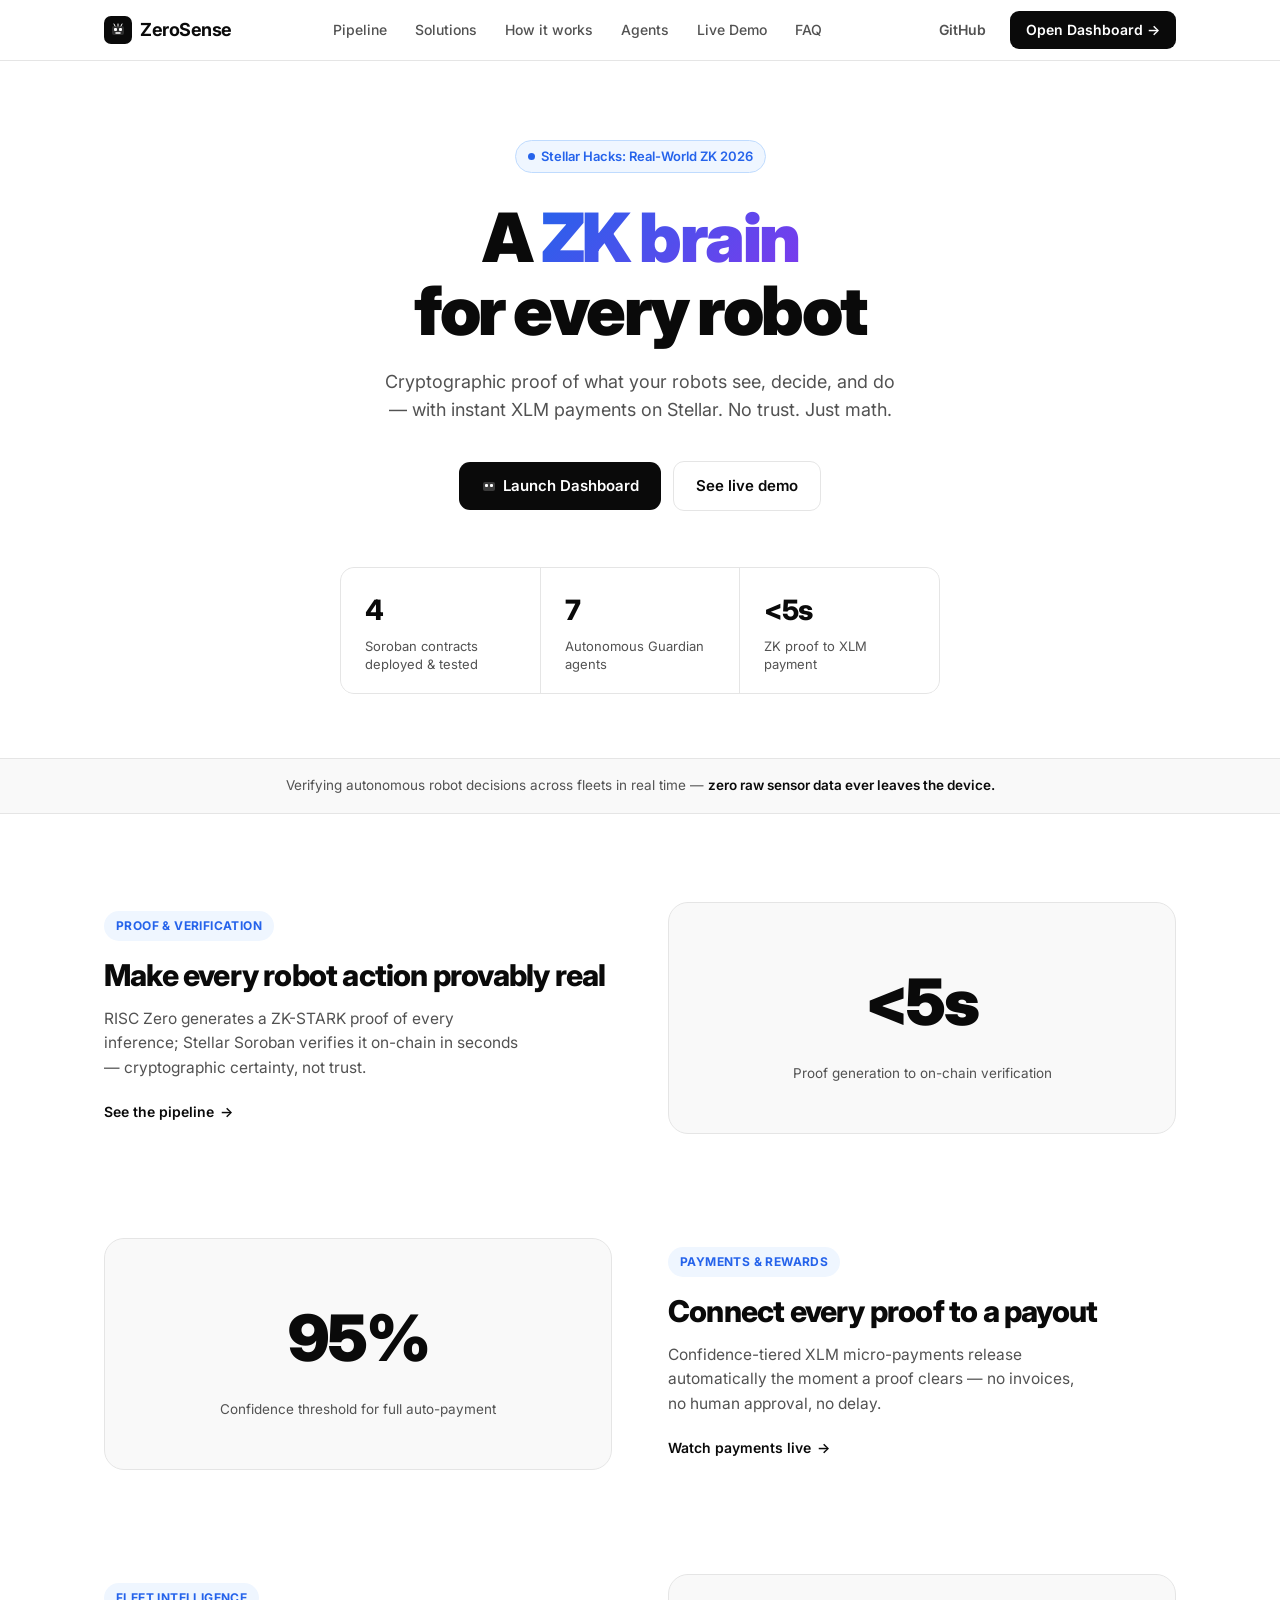
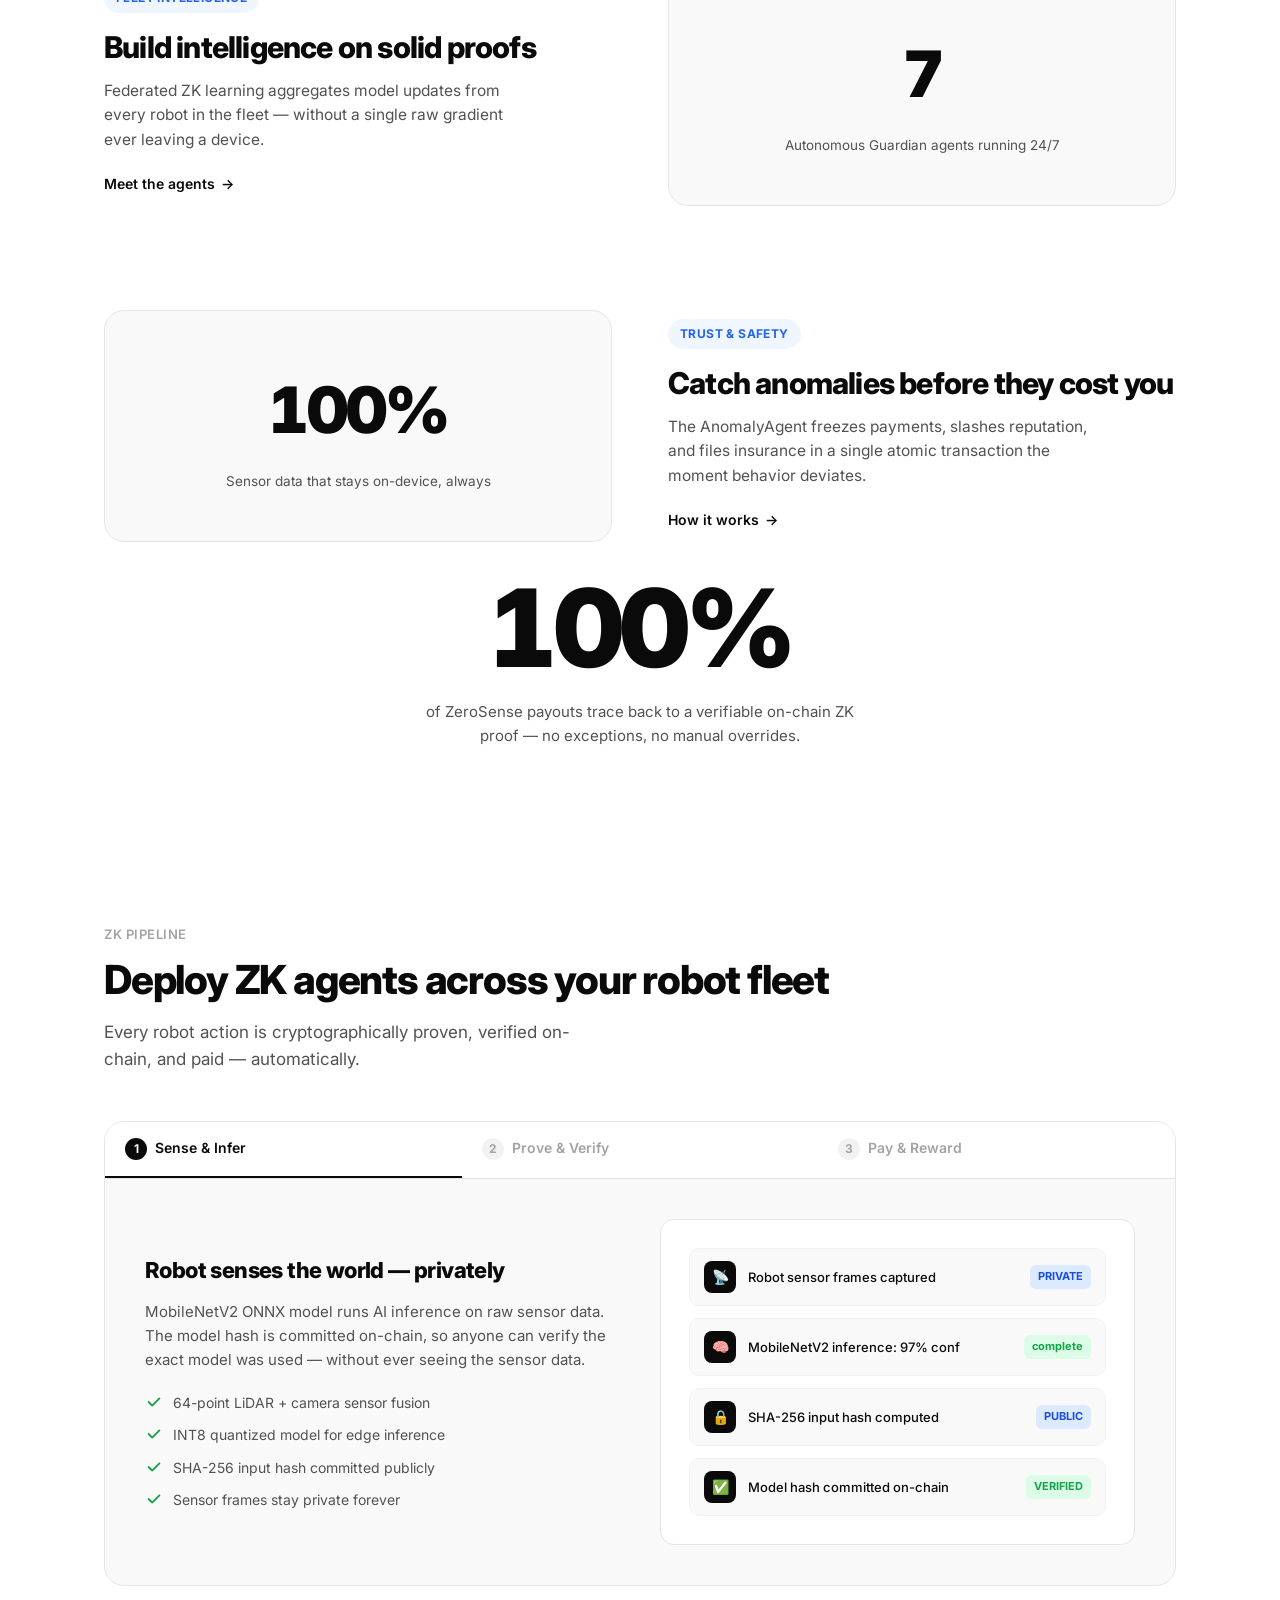
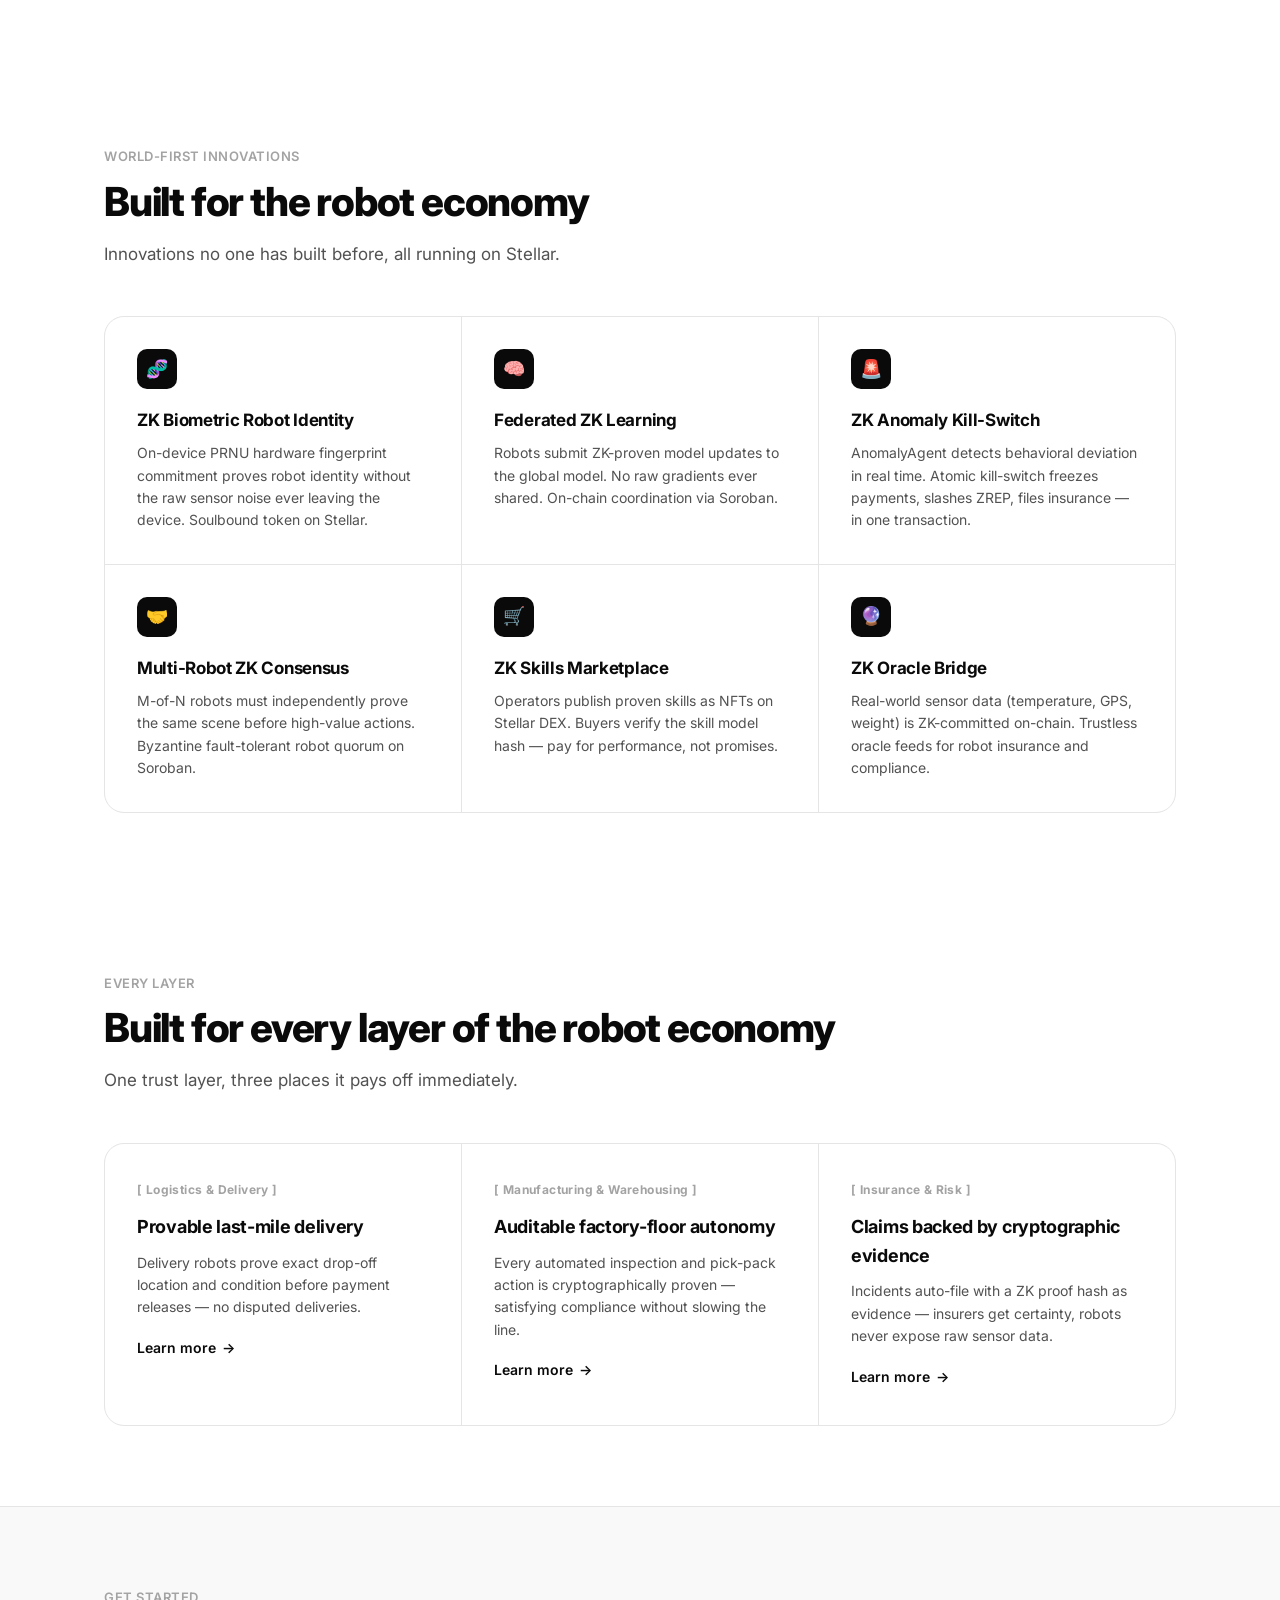
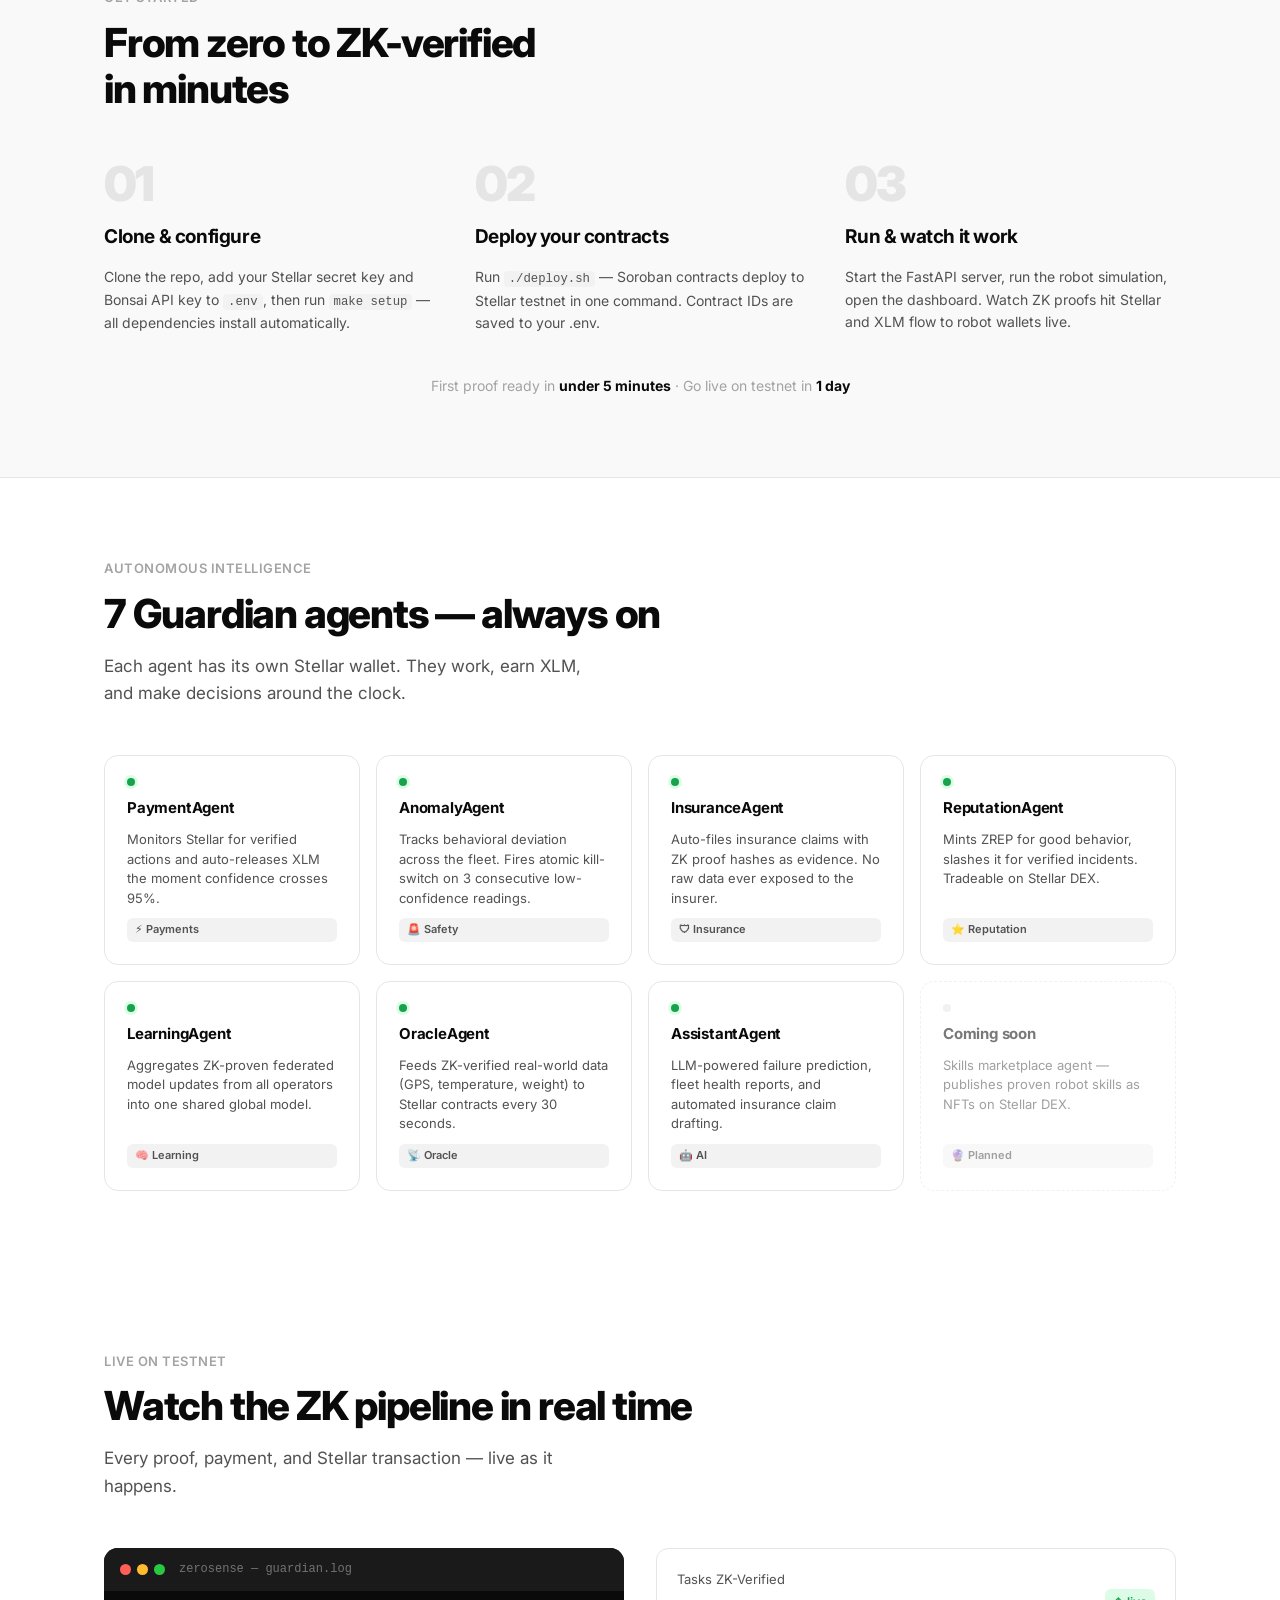
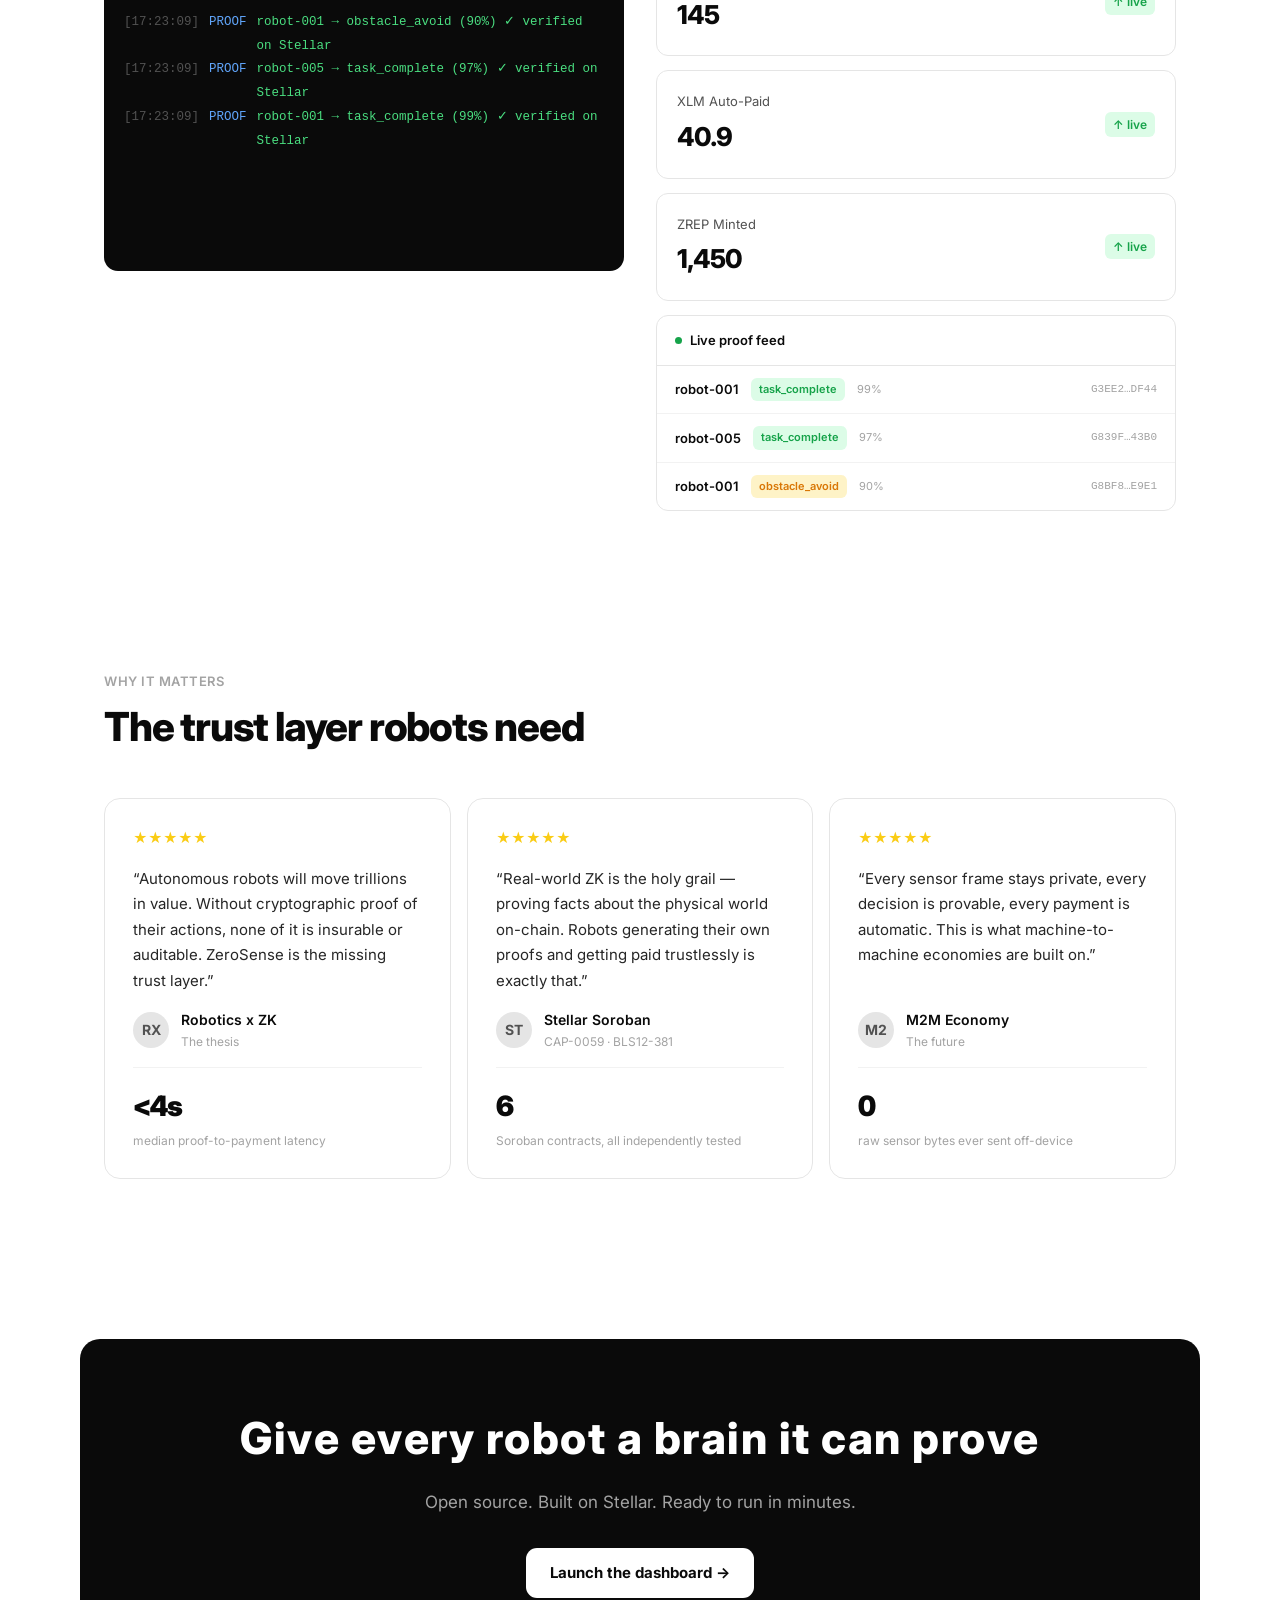
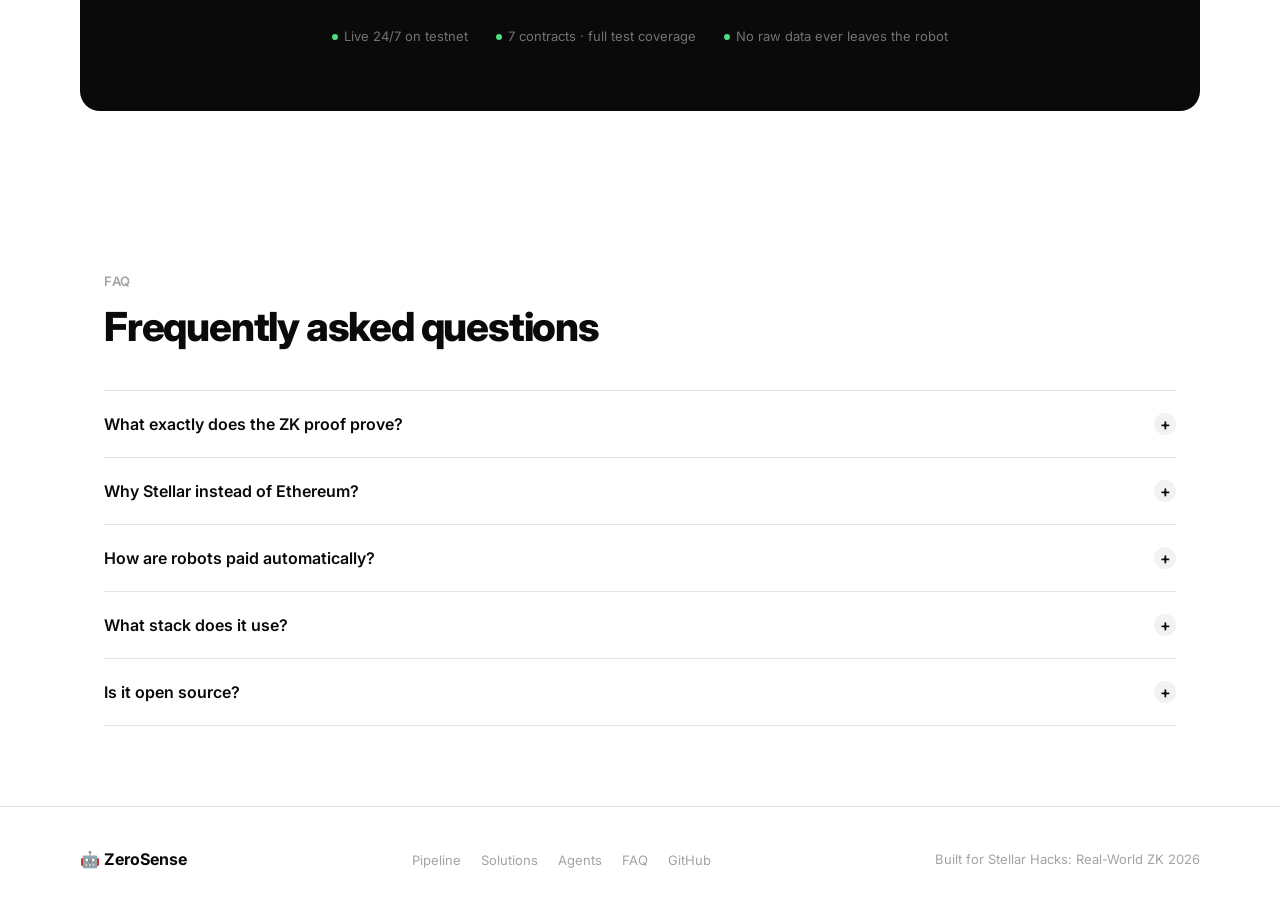
<file: frontend/index.html>
<!DOCTYPE html>
<html lang="en">
<head>
  <meta charset="UTF-8" />
  <meta name="viewport" content="width=device-width, initial-scale=1.0" />
  <title>ZeroSense — A ZK brain for every robot</title>
  <meta name="description" content="Cryptographic proof of what your robots see, decide, and do — with instant XLM payments on Stellar. No trust. Just math." />
  <link rel="stylesheet" href="styles.css" />
</head>
<body>

  <!-- NAV -->
  <nav class="nav">
    <div class="nav-inner">
      <a href="/" class="nav-logo">
        <div class="nav-logo-icon">
          <svg width="16" height="16" viewBox="0 0 16 16" fill="none">
            <rect x="2" y="4" width="12" height="9" rx="2" fill="white" opacity="0.15"/>
            <rect x="4" y="6" width="3" height="3" rx="1" fill="white"/>
            <rect x="9" y="6" width="3" height="3" rx="1" fill="white"/>
            <path d="M6 11h4" stroke="white" stroke-width="1.5" stroke-linecap="round"/>
            <path d="M8 4V2M5 4l-1-2M11 4l1-2" stroke="white" stroke-width="1" stroke-linecap="round"/>
          </svg>
        </div>
        ZeroSense
      </a>
      <ul class="nav-links">
        <li><a href="#pipeline">Pipeline</a></li>
        <li><a href="#solutions">Solutions</a></li>
        <li><a href="#how-it-works">How it works</a></li>
        <li><a href="#agents">Agents</a></li>
        <li><a href="#live">Live Demo</a></li>
        <li><a href="#faq">FAQ</a></li>
      </ul>
      <div class="nav-cta">
        <a href="https://github.com/salch-cred/zero-sense" class="btn btn-ghost" target="_blank" rel="noopener">GitHub</a>
        <a href="dashboard.html" class="btn btn-primary">Open Dashboard →</a>
      </div>
    </div>
  </nav>

  <!-- HERO -->
  <header class="hero">
    <div class="hero-badge"><span class="hero-badge-dot"></span> Stellar Hacks: Real-World ZK 2026</div>
    <h1>A <em>ZK brain</em><br>for every robot</h1>
    <p class="hero-sub">Cryptographic proof of what your robots see, decide, and do — with instant XLM payments on Stellar. No trust. Just math.</p>
    <div class="hero-actions">
      <a href="dashboard.html" class="btn btn-primary btn-lg">
        <svg width="16" height="16" viewBox="0 0 16 16" fill="none"><rect x="2" y="4" width="12" height="9" rx="2" fill="currentColor" opacity="0.2"/><rect x="4" y="6" width="3" height="3" rx="1" fill="currentColor"/><rect x="9" y="6" width="3" height="3" rx="1" fill="currentColor"/></svg>
        Launch Dashboard
      </a>
      <a href="#live" class="btn btn-outline btn-lg">See live demo</a>
    </div>
    <div class="hero-metrics">
      <div class="hero-metric"><div class="hero-metric-val">4</div><div class="hero-metric-label">Soroban contracts<br>deployed &amp; tested</div></div>
      <div class="hero-metric"><div class="hero-metric-val">7</div><div class="hero-metric-label">Autonomous Guardian<br>agents</div></div>
      <div class="hero-metric"><div class="hero-metric-val">&lt;5s</div><div class="hero-metric-label">ZK proof to XLM<br>payment</div></div>
    </div>
  </header>

  <!-- INTRO STRIP (spade.com "enriching billions of transactions" bar) -->
  <div class="strip reveal">
    <p>Verifying autonomous robot decisions across fleets in real time — <strong>zero raw sensor data ever leaves the device.</strong></p>
  </div>

  <!-- SPLIT FEATURES (spade.com alternating Risk/Rewards/Analytics/UX pattern) -->
  <section class="split-features" id="solutions-intro">
    <div class="split-row reveal">
      <div class="split-copy">
        <span class="split-pill">Proof &amp; Verification</span>
        <h3>Make every robot action provably real</h3>
        <p>RISC Zero generates a ZK-STARK proof of every inference; Stellar Soroban verifies it on-chain in seconds — cryptographic certainty, not trust.</p>
        <a href="#pipeline" class="split-link">See the pipeline</a>
      </div>
      <div class="split-stat">
        <div class="split-stat-val"><span data-target="5" data-prefix="&lt;" data-suffix="s">0s</span></div>
        <div class="split-stat-label">Proof generation to on-chain verification</div>
      </div>
    </div>

    <div class="split-row reverse reveal">
      <div class="split-copy">
        <span class="split-pill">Payments &amp; Rewards</span>
        <h3>Connect every proof to a payout</h3>
        <p>Confidence-tiered XLM micro-payments release automatically the moment a proof clears — no invoices, no human approval, no delay.</p>
        <a href="#live" class="split-link">Watch payments live</a>
      </div>
      <div class="split-stat">
        <div class="split-stat-val"><span data-target="95" data-suffix="%">0%</span></div>
        <div class="split-stat-label">Confidence threshold for full auto-payment</div>
      </div>
    </div>

    <div class="split-row reveal">
      <div class="split-copy">
        <span class="split-pill">Fleet Intelligence</span>
        <h3>Build intelligence on solid proofs</h3>
        <p>Federated ZK learning aggregates model updates from every robot in the fleet — without a single raw gradient ever leaving a device.</p>
        <a href="#agents" class="split-link">Meet the agents</a>
      </div>
      <div class="split-stat">
        <div class="split-stat-val"><span data-target="7" data-suffix="">0</span></div>
        <div class="split-stat-label">Autonomous Guardian agents running 24/7</div>
      </div>
    </div>

    <div class="split-row reverse reveal">
      <div class="split-copy">
        <span class="split-pill">Trust &amp; Safety</span>
        <h3>Catch anomalies before they cost you</h3>
        <p>The AnomalyAgent freezes payments, slashes reputation, and files insurance in a single atomic transaction the moment behavior deviates.</p>
        <a href="#faq" class="split-link">How it works</a>
      </div>
      <div class="split-stat">
        <div class="split-stat-val"><span data-target="100" data-suffix="%">0%</span></div>
        <div class="split-stat-label">Sensor data that stays on-device, always</div>
      </div>
    </div>
  </section>

  <!-- BIG STAT BAND (spade.com "95% physical transactions matched") -->
  <section class="stat-band reveal">
    <div class="stat-band-val"><span data-target="100" data-suffix="%">0%</span></div>
    <div class="stat-band-label">of ZeroSense payouts trace back to a verifiable on-chain ZK proof — no exceptions, no manual overrides.</div>
  </section>

  <!-- PIPELINE -->
  <section class="section reveal" id="pipeline">
    <div class="eyebrow">ZK Pipeline</div>
    <h2 class="section-title">Deploy ZK agents across your robot fleet</h2>
    <p class="section-sub">Every robot action is cryptographically proven, verified on-chain, and paid — automatically.</p>
    <div class="pipeline-wrap">
      <div class="pipeline-tabs">
        <button class="pipeline-tab active" onclick="switchTab(0)"><span class="pipeline-tab-num">1</span>Sense &amp; Infer</button>
        <button class="pipeline-tab" onclick="switchTab(1)"><span class="pipeline-tab-num">2</span>Prove &amp; Verify</button>
        <button class="pipeline-tab" onclick="switchTab(2)"><span class="pipeline-tab-num">3</span>Pay &amp; Reward</button>
      </div>

      <div class="pipeline-panel active" id="panel-0">
        <div class="pipeline-panel-content">
          <h3>Robot senses the world — privately</h3>
          <p>MobileNetV2 ONNX model runs AI inference on raw sensor data. The model hash is committed on-chain, so anyone can verify the exact model was used — without ever seeing the sensor data.</p>
          <ul class="feature-list">
            <li>64-point LiDAR + camera sensor fusion</li>
            <li>INT8 quantized model for edge inference</li>
            <li>SHA-256 input hash committed publicly</li>
            <li>Sensor frames stay private forever</li>
          </ul>
        </div>
        <div class="pipeline-visual">
          <div class="pipeline-step"><div class="step-icon">📡</div><div class="step-text">Robot sensor frames captured</div><span class="step-badge blue">PRIVATE</span></div>
          <div class="pipeline-step"><div class="step-icon">🧠</div><div class="step-text">MobileNetV2 inference: 97% conf</div><span class="step-badge">complete</span></div>
          <div class="pipeline-step"><div class="step-icon">🔒</div><div class="step-text">SHA-256 input hash computed</div><span class="step-badge blue">PUBLIC</span></div>
          <div class="pipeline-step"><div class="step-icon">✅</div><div class="step-text">Model hash committed on-chain</div><span class="step-badge">VERIFIED</span></div>
        </div>
      </div>

      <div class="pipeline-panel" id="panel-1">
        <div class="pipeline-panel-content">
          <h3>Zero-knowledge proof generated</h3>
          <p>RISC Zero zkVM generates a ZK-STARK proof that inference ran correctly — without revealing any input data. Verified on Stellar Soroban via native BLS12-381 Groth16.</p>
          <ul class="feature-list">
            <li>RISC Zero Bonsai API for fast cloud proving</li>
            <li>BLS12-381 Groth16 — native Soroban pairing (CAP-0059)</li>
            <li>On-chain proof stored permanently</li>
            <li>Verifier contract: 4.0 KB WASM</li>
          </ul>
        </div>
        <div class="pipeline-visual">
          <div class="pipeline-step"><div class="step-icon">⚡</div><div class="step-text">RISC Zero zkVM executes guest</div><span class="step-badge blue">BONSAI</span></div>
          <div class="pipeline-step"><div class="step-icon">🔐</div><div class="step-text">Groth16 proof generated (384B)</div><span class="step-badge purple">ZK-STARK</span></div>
          <div class="pipeline-step"><div class="step-icon">🌟</div><div class="step-text">Proof submitted to Soroban</div><span class="step-badge blue">STELLAR</span></div>
          <div class="pipeline-step"><div class="step-icon">✅</div><div class="step-text">ZeroSenseVerifier confirms</div><span class="step-badge">ON-CHAIN</span></div>
        </div>
      </div>

      <div class="pipeline-panel" id="panel-2">
        <div class="pipeline-panel-content">
          <h3>XLM auto-pays the robot — trustlessly</h3>
          <p>Once the proof is verified, RobotPaymentRouter automatically releases XLM to the operator. No human approval. Confidence ≥ 95% → full pay, 80–94% → partial.</p>
          <ul class="feature-list">
            <li>Instant XLM micro-payments on Stellar</li>
            <li>Confidence-tiered payment logic</li>
            <li>ZREP reputation tokens minted on DEX</li>
            <li>ZK insurance claims auto-filed on incidents</li>
          </ul>
        </div>
        <div class="pipeline-visual">
          <div class="pipeline-step"><div class="step-icon">💰</div><div class="step-text">PaymentRouter.claim() called</div><span class="step-badge">AUTO</span></div>
          <div class="pipeline-step"><div class="step-icon">⚡</div><div class="step-text">XLM released to operator</div><span class="step-badge blue">+1.0 XLM</span></div>
          <div class="pipeline-step"><div class="step-icon">⭐</div><div class="step-text">10 ZREP minted to robot</div><span class="step-badge purple">ZREP</span></div>
          <div class="pipeline-step"><div class="step-icon">🎉</div><div class="step-text">Task complete — all verified</div><span class="step-badge">DONE</span></div>
        </div>
      </div>
    </div>
  </section>

  <!-- FEATURES -->
  <section class="section reveal">
    <div class="eyebrow">World-First Innovations</div>
    <h2 class="section-title">Built for the robot economy</h2>
    <p class="section-sub">Innovations no one has built before, all running on Stellar.</p>
    <div class="feature-grid">
      <div class="feature-card"><div class="feature-icon">🧬</div><h3>ZK Biometric Robot Identity</h3><p>On-device PRNU hardware fingerprint commitment proves robot identity without the raw sensor noise ever leaving the device. Soulbound token on Stellar.</p></div>
      <div class="feature-card"><div class="feature-icon">🧠</div><h3>Federated ZK Learning</h3><p>Robots submit ZK-proven model updates to the global model. No raw gradients ever shared. On-chain coordination via Soroban.</p></div>
      <div class="feature-card"><div class="feature-icon">🚨</div><h3>ZK Anomaly Kill-Switch</h3><p>AnomalyAgent detects behavioral deviation in real time. Atomic kill-switch freezes payments, slashes ZREP, files insurance — in one transaction.</p></div>
      <div class="feature-card"><div class="feature-icon">🤝</div><h3>Multi-Robot ZK Consensus</h3><p>M-of-N robots must independently prove the same scene before high-value actions. Byzantine fault-tolerant robot quorum on Soroban.</p></div>
      <div class="feature-card"><div class="feature-icon">🛒</div><h3>ZK Skills Marketplace</h3><p>Operators publish proven skills as NFTs on Stellar DEX. Buyers verify the skill model hash — pay for performance, not promises.</p></div>
      <div class="feature-card"><div class="feature-icon">🔮</div><h3>ZK Oracle Bridge</h3><p>Real-world sensor data (temperature, GPS, weight) is ZK-committed on-chain. Trustless oracle feeds for robot insurance and compliance.</p></div>
    </div>
  </section>

  <!-- INDUSTRY / SOLUTIONS (spade.com bracket-label "[fintechs]" pattern) -->
  <section class="section reveal" id="solutions">
    <div class="eyebrow">Every Layer</div>
    <h2 class="section-title">Built for every layer of the robot economy</h2>
    <p class="section-sub">One trust layer, three places it pays off immediately.</p>
    <div class="industry-grid">
      <div class="industry-card">
        <div class="industry-bracket">[ Logistics &amp; Delivery ]</div>
        <h3>Provable last-mile delivery</h3>
        <p>Delivery robots prove exact drop-off location and condition before payment releases — no disputed deliveries.</p>
        <a href="#pipeline" class="split-link">Learn more</a>
      </div>
      <div class="industry-card">
        <div class="industry-bracket">[ Manufacturing &amp; Warehousing ]</div>
        <h3>Auditable factory-floor autonomy</h3>
        <p>Every automated inspection and pick-pack action is cryptographically proven — satisfying compliance without slowing the line.</p>
        <a href="#agents" class="split-link">Learn more</a>
      </div>
      <div class="industry-card">
        <div class="industry-bracket">[ Insurance &amp; Risk ]</div>
        <h3>Claims backed by cryptographic evidence</h3>
        <p>Incidents auto-file with a ZK proof hash as evidence — insurers get certainty, robots never expose raw sensor data.</p>
        <a href="#faq" class="split-link">Learn more</a>
      </div>
    </div>
  </section>

  <!-- HOW IT WORKS -->
  <section class="hiw-section" id="how-it-works">
    <div class="section reveal">
      <div class="eyebrow">Get started</div>
      <h2 class="section-title">From zero to ZK-verified<br>in minutes</h2>
      <div class="hiw-steps">
        <div class="hiw-step"><div class="hiw-step-num">01</div><h3>Clone &amp; configure</h3><p>Clone the repo, add your Stellar secret key and Bonsai API key to <code>.env</code>, then run <code>make setup</code> — all dependencies install automatically.</p></div>
        <div class="hiw-step"><div class="hiw-step-num">02</div><h3>Deploy your contracts</h3><p>Run <code>./deploy.sh</code> — Soroban contracts deploy to Stellar testnet in one command. Contract IDs are saved to your .env.</p></div>
        <div class="hiw-step"><div class="hiw-step-num">03</div><h3>Run &amp; watch it work</h3><p>Start the FastAPI server, run the robot simulation, open the dashboard. Watch ZK proofs hit Stellar and XLM flow to robot wallets live.</p></div>
      </div>
      <p class="hiw-note">First proof ready in <strong>under 5 minutes</strong> · Go live on testnet in <strong>1 day</strong></p>
    </div>
  </section>

  <!-- AGENTS -->
  <section id="agents">
    <div class="section reveal">
      <div class="eyebrow">Autonomous Intelligence</div>
      <h2 class="section-title">7 Guardian agents — always on</h2>
      <p class="section-sub">Each agent has its own Stellar wallet. They work, earn XLM, and make decisions around the clock.</p>
      <div class="agents-grid">
        <div class="agent-card"><div class="agent-indicator"></div><h4>PaymentAgent</h4><p>Monitors Stellar for verified actions and auto-releases XLM the moment confidence crosses 95%.</p><span class="agent-tag">⚡ Payments</span></div>
        <div class="agent-card"><div class="agent-indicator"></div><h4>AnomalyAgent</h4><p>Tracks behavioral deviation across the fleet. Fires atomic kill-switch on 3 consecutive low-confidence readings.</p><span class="agent-tag">🚨 Safety</span></div>
        <div class="agent-card"><div class="agent-indicator"></div><h4>InsuranceAgent</h4><p>Auto-files insurance claims with ZK proof hashes as evidence. No raw data ever exposed to the insurer.</p><span class="agent-tag">🛡 Insurance</span></div>
        <div class="agent-card"><div class="agent-indicator"></div><h4>ReputationAgent</h4><p>Mints ZREP for good behavior, slashes it for verified incidents. Tradeable on Stellar DEX.</p><span class="agent-tag">⭐ Reputation</span></div>
        <div class="agent-card"><div class="agent-indicator"></div><h4>LearningAgent</h4><p>Aggregates ZK-proven federated model updates from all operators into one shared global model.</p><span class="agent-tag">🧠 Learning</span></div>
        <div class="agent-card"><div class="agent-indicator"></div><h4>OracleAgent</h4><p>Feeds ZK-verified real-world data (GPS, temperature, weight) to Stellar contracts every 30 seconds.</p><span class="agent-tag">📡 Oracle</span></div>
        <div class="agent-card"><div class="agent-indicator"></div><h4>AssistantAgent</h4><p>LLM-powered failure prediction, fleet health reports, and automated insurance claim drafting.</p><span class="agent-tag">🤖 AI</span></div>
        <div class="agent-card" style="border-style:dashed;opacity:0.55;cursor:default"><div style="width:8px;height:8px;border-radius:50%;background:var(--gray-200)"></div><h4>Coming soon</h4><p>Skills marketplace agent — publishes proven robot skills as NFTs on Stellar DEX.</p><span class="agent-tag">🔮 Planned</span></div>
      </div>
    </div>
  </section>

  <!-- LIVE -->
  <section id="live">
    <div class="section reveal">
      <div class="eyebrow">Live on Testnet</div>
      <h2 class="section-title">Watch the ZK pipeline in real time</h2>
      <p class="section-sub">Every proof, payment, and Stellar transaction — live as it happens.</p>
      <div class="live-section">
        <div class="live-terminal">
          <div class="terminal-bar">
            <div class="terminal-dot" style="background:#ff5f57"></div>
            <div class="terminal-dot" style="background:#ffbd2e"></div>
            <div class="terminal-dot" style="background:#28c840"></div>
            <span class="terminal-title">zerosense — guardian.log</span>
          </div>
          <div class="terminal-log" id="terminalLog"></div>
        </div>
        <div class="live-stats">
          <div class="live-stat-card"><div><div class="live-stat-label">Tasks ZK-Verified</div><div class="live-stat-val" id="statProofs">142</div></div><span class="live-stat-change">↑ live</span></div>
          <div class="live-stat-card"><div><div class="live-stat-label">XLM Auto-Paid</div><div class="live-stat-val" id="statXlm">38.4</div></div><span class="live-stat-change">↑ live</span></div>
          <div class="live-stat-card"><div><div class="live-stat-label">ZREP Minted</div><div class="live-stat-val" id="statZrep">1,420</div></div><span class="live-stat-change">↑ live</span></div>
          <div class="proof-feed-box">
            <div class="proof-feed-header"><span class="proof-feed-dot"></span> Live proof feed</div>
            <div id="proofFeed"></div>
          </div>
        </div>
      </div>
    </div>
  </section>

  <!-- TESTIMONIALS -->
  <section class="section reveal">
    <div class="eyebrow">Why it matters</div>
    <h2 class="section-title">The trust layer robots need</h2>
    <div class="testimonials">
      <div class="testimonial">
        <div class="testimonial-stars">★★★★★</div>
        <blockquote>“Autonomous robots will move trillions in value. Without cryptographic proof of their actions, none of it is insurable or auditable. ZeroSense is the missing trust layer.”</blockquote>
        <div class="testimonial-author"><div class="testimonial-avatar">RX</div><div><div class="testimonial-name">Robotics x ZK</div><div class="testimonial-role">The thesis</div></div></div>
        <div class="testimonial-stat"><div class="testimonial-stat-val"><span data-target="5" data-prefix="&lt;" data-suffix="s">0s</span></div><div class="testimonial-stat-label">median proof-to-payment latency</div></div>
      </div>
      <div class="testimonial">
        <div class="testimonial-stars">★★★★★</div>
        <blockquote>“Real-world ZK is the holy grail — proving facts about the physical world on-chain. Robots generating their own proofs and getting paid trustlessly is exactly that.”</blockquote>
        <div class="testimonial-author"><div class="testimonial-avatar">ST</div><div><div class="testimonial-name">Stellar Soroban</div><div class="testimonial-role">CAP-0059 · BLS12-381</div></div></div>
        <div class="testimonial-stat"><div class="testimonial-stat-val"><span data-target="7" data-suffix="">0</span></div><div class="testimonial-stat-label">Soroban contracts, all independently tested</div></div>
      </div>
      <div class="testimonial">
        <div class="testimonial-stars">★★★★★</div>
        <blockquote>“Every sensor frame stays private, every decision is provable, every payment is automatic. This is what machine-to-machine economies are built on.”</blockquote>
        <div class="testimonial-author"><div class="testimonial-avatar">M2</div><div><div class="testimonial-name">M2M Economy</div><div class="testimonial-role">The future</div></div></div>
        <div class="testimonial-stat"><div class="testimonial-stat-val"><span data-target="0" data-suffix="">0</span></div><div class="testimonial-stat-label">raw sensor bytes ever sent off-device</div></div>
      </div>
    </div>
  </section>

  <!-- CTA -->
  <section class="cta-band">
    <h2 class="kinetic-text">Give every robot a brain it can prove</h2>
    <p>Open source. Built on Stellar. Ready to run in minutes.</p>
    <a href="dashboard.html" class="btn-white">Launch the dashboard →</a>
    <div class="cta-features">
      <div class="cta-feature"><span class="cta-feature-dot"></span> Live 24/7 on testnet</div>
      <div class="cta-feature"><span class="cta-feature-dot"></span> 7 contracts · full test coverage</div>
      <div class="cta-feature"><span class="cta-feature-dot"></span> No raw data ever leaves the robot</div>
    </div>
  </section>

  <!-- FAQ -->
  <section class="section reveal" id="faq">
    <div class="eyebrow">FAQ</div>
    <h2 class="section-title">Frequently asked questions</h2>
    <div class="faq-list">
      <div class="faq-item"><button class="faq-q" onclick="toggleFaq(this)">What exactly does the ZK proof prove?<span class="faq-q-icon">+</span></button><div class="faq-a"><p>It proves that a specific, publicly-committed AI model ran on the robot's private sensor data and produced a specific decision — all without revealing the raw sensor data. Anyone can verify the computation was honest.</p></div></div>
      <div class="faq-item"><button class="faq-q" onclick="toggleFaq(this)">Why Stellar instead of Ethereum?<span class="faq-q-icon">+</span></button><div class="faq-a"><p>Soroban's native BLS12-381 pairing host functions (CAP-0059) make on-chain Groth16 verification cheap and fast. Sub-cent fees and 5-second finality are ideal for high-frequency robot micro-payments.</p></div></div>
      <div class="faq-item"><button class="faq-q" onclick="toggleFaq(this)">How are robots paid automatically?<span class="faq-q-icon">+</span></button><div class="faq-a"><p>Once a proof is verified on-chain, the RobotPaymentRouter contract releases escrowed XLM permissionlessly. Confidence ≥ 95% triggers full payment; 80–94% pays half; below 80% is withheld for review.</p></div></div>
      <div class="faq-item"><button class="faq-q" onclick="toggleFaq(this)">What stack does it use?<span class="faq-q-icon">+</span></button><div class="faq-a"><p>RISC Zero zkVM (Bonsai) for proving, seven Soroban contracts in Rust, a FastAPI Python backend, stellar-sdk for chain interaction, MobileNetV2 ONNX for inference, and PyBullet for robot simulation.</p></div></div>
      <div class="faq-item"><button class="faq-q" onclick="toggleFaq(this)">Is it open source?<span class="faq-q-icon">+</span></button><div class="faq-a"><p>Yes — the full stack is on GitHub with a full test suite across Python and Rust, a one-command deploy, and a public security audit. Clone it and run your first proof in under 5 minutes.</p></div></div>
    </div>
  </section>

  <!-- FOOTER -->
  <footer>
    <div class="footer-inner">
      <div class="footer-logo">🤖 ZeroSense</div>
      <ul class="footer-links">
        <li><a href="#pipeline">Pipeline</a></li>
        <li><a href="#solutions">Solutions</a></li>
        <li><a href="#agents">Agents</a></li>
        <li><a href="#faq">FAQ</a></li>
        <li><a href="https://github.com/salch-cred/zero-sense" target="_blank" rel="noopener">GitHub</a></li>
      </ul>
      <div class="footer-copy">Built for Stellar Hacks: Real-World ZK 2026</div>
    </div>
  </footer>

  <script src="app.js"></script>
</body>
</html>
</file>
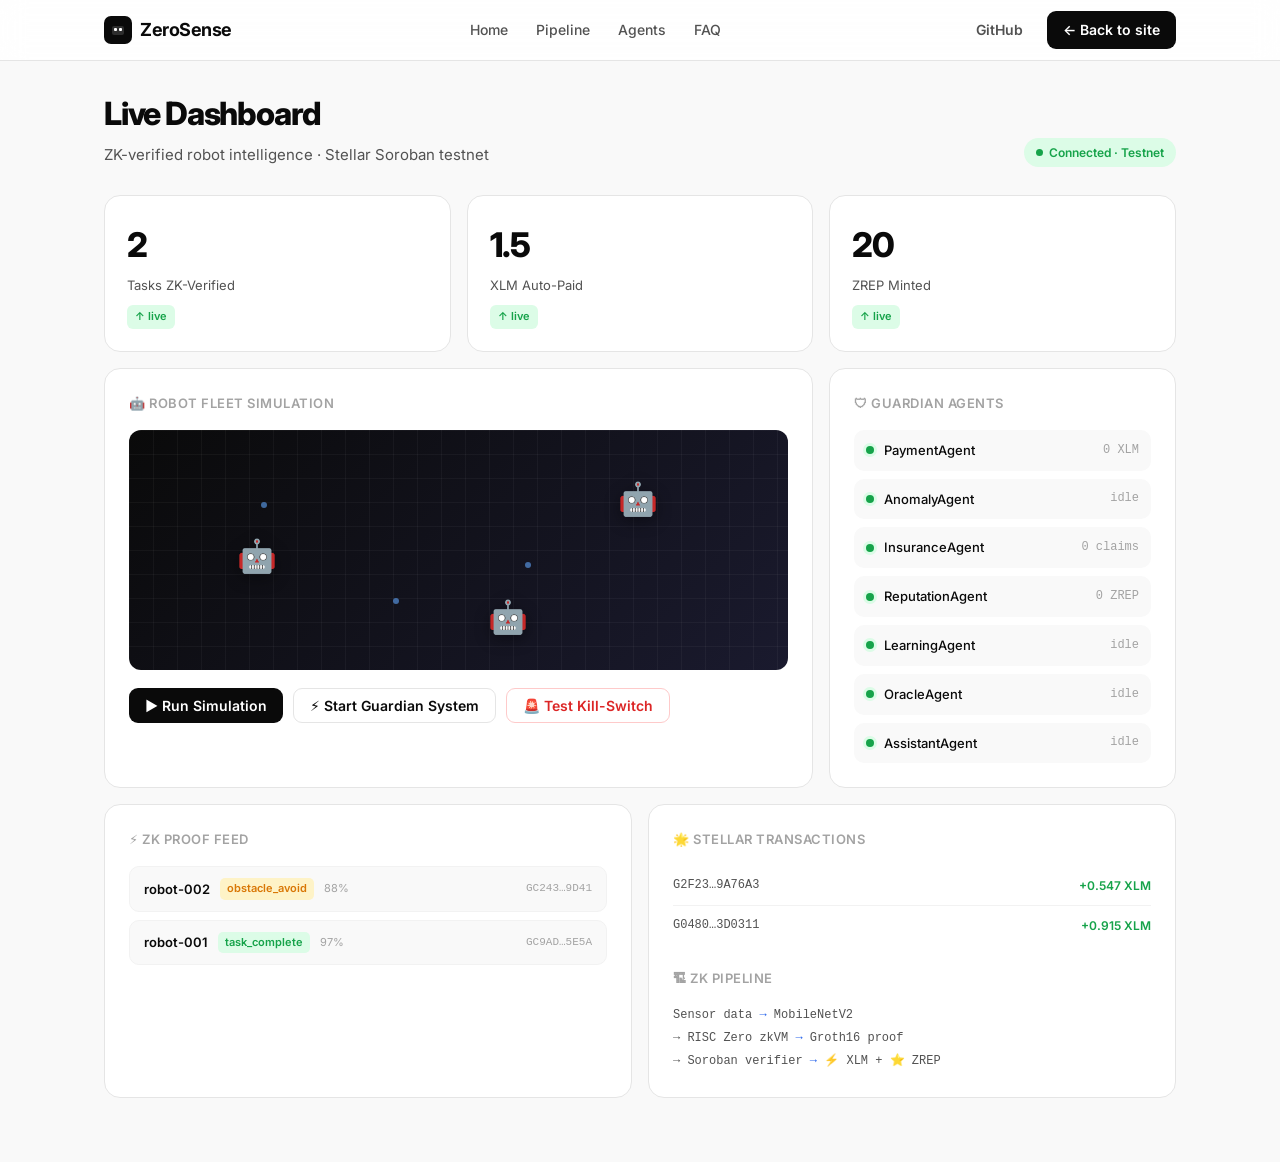
<file: frontend/dashboard.html>
<!DOCTYPE html>
<html lang="en">
<head>
  <meta charset="UTF-8" />
  <meta name="viewport" content="width=device-width, initial-scale=1.0" />
  <title>ZeroSense — Live Dashboard</title>
  <link rel="stylesheet" href="styles.css" />
  <style>
    body { background: var(--gray-50); }
    .db-wrap { max-width: 1120px; margin: 0 auto; padding: 88px 24px 64px; }
    .db-head { display: flex; align-items: flex-end; justify-content: space-between; margin-bottom: 28px; flex-wrap: wrap; gap: 16px; }
    .db-head h1 { font-size: 32px; font-weight: 800; letter-spacing: -1.2px; }
    .db-head p { font-size: 15px; color: var(--gray-600); margin-top: 4px; }
    .net-pill { display: inline-flex; align-items: center; gap: 6px; background: #dcfce7; color: #16a34a; font-size: 12px; font-weight: 600; padding: 5px 12px; border-radius: 100px; }
    .net-dot { width: 7px; height: 7px; border-radius: 50%; background: #16a34a; animation: pulse 2s infinite; }
    .db-grid { display: grid; grid-template-columns: repeat(12, 1fr); gap: 16px; }
    .db-card { background: var(--white); border: 1px solid var(--gray-200); border-radius: 16px; padding: 24px; }
    .db-card h3 { font-size: 13px; font-weight: 600; text-transform: uppercase; letter-spacing: .5px; color: var(--gray-400); margin-bottom: 16px; display: flex; align-items: center; gap: 8px; }
    .col-4 { grid-column: span 4; } .col-6 { grid-column: span 6; } .col-8 { grid-column: span 8; } .col-12 { grid-column: span 12; }
    .stat-row { display: grid; grid-template-columns: repeat(3, 1fr); gap: 16px; }
    .stat-box { background: var(--white); border: 1px solid var(--gray-200); border-radius: 16px; padding: 22px; }
    .stat-box .v { font-size: 34px; font-weight: 800; letter-spacing: -1.5px; }
    .stat-box .l { font-size: 13px; color: var(--gray-600); margin-top: 2px; }
    .stat-box .chip { display: inline-block; margin-top: 10px; font-size: 11px; font-weight: 600; color: #16a34a; background: #dcfce7; padding: 3px 8px; border-radius: 6px; }
    .canvas { position: relative; height: 240px; background: linear-gradient(135deg,#0a0a0a,#1a1a2e); border-radius: 12px; overflow: hidden; }
    .grid-bg { position: absolute; inset: 0; background-image: linear-gradient(rgba(255,255,255,.04) 1px,transparent 1px),linear-gradient(90deg,rgba(255,255,255,.04) 1px,transparent 1px); background-size: 24px 24px; }
    .robot { position: absolute; font-size: 32px; transition: all 1.4s cubic-bezier(.4,0,.2,1); filter: drop-shadow(0 4px 8px rgba(0,0,0,.4)); }
    .trail { position: absolute; width: 6px; height: 6px; border-radius: 50%; background: #60a5fa; opacity: .6; }
    .db-feed { list-style: none; display: flex; flex-direction: column; gap: 8px; max-height: 280px; overflow-y: auto; }
    .db-feed-item { display: flex; align-items: center; gap: 10px; padding: 11px 14px; background: var(--gray-50); border: 1px solid var(--gray-100); border-radius: 10px; font-size: 13px; }
    .db-feed-item .r { font-weight: 600; }
    .db-feed-item .tag { font-size: 11px; font-weight: 600; padding: 2px 7px; border-radius: 5px; }
    .tag.ok { background: #dcfce7; color: #16a34a; } .tag.warn { background: #fef3c7; color: #d97706; } .tag.err { background: #fee2e2; color: #dc2626; }
    .db-feed-item .tx { margin-left: auto; font-family: var(--mono); font-size: 11px; color: var(--gray-400); }
    .ag-list { display: flex; flex-direction: column; gap: 8px; }
    .ag-row { display: flex; align-items: center; gap: 10px; padding: 10px 12px; background: var(--gray-50); border-radius: 10px; font-size: 13px; font-weight: 500; }
    .ag-row .dot { width: 8px; height: 8px; border-radius: 50%; background: var(--gray-200); }
    .ag-row.on .dot { background: #16a34a; box-shadow: 0 0 0 3px #dcfce7; animation: pulse 2s infinite; }
    .ag-row .earn { margin-left: auto; font-size: 12px; color: var(--gray-400); font-family: var(--mono); }
    .pipe { font-family: var(--mono); font-size: 12px; line-height: 1.9; color: var(--gray-600); }
    .pipe .a { color: var(--accent); font-weight: 600; }
    .db-actions { display: flex; gap: 10px; margin-top: 18px; flex-wrap: wrap; }
    .tx-list { list-style: none; display: flex; flex-direction: column; }
    .tx-row { display: flex; justify-content: space-between; padding: 10px 0; border-bottom: 1px solid var(--gray-100); font-size: 12px; }
    .tx-row:last-child { border-bottom: none; }
    .tx-row .h { font-family: var(--mono); color: var(--gray-600); }
    .tx-row .x { color: #16a34a; font-weight: 600; }
    @media (max-width:768px){ .col-4,.col-6,.col-8{grid-column:span 12} .stat-row{grid-template-columns:1fr} }
  </style>
</head>
<body>

  <nav class="nav">
    <div class="nav-inner">
      <a href="index.html" class="nav-logo">
        <div class="nav-logo-icon"><svg width="16" height="16" viewBox="0 0 16 16" fill="none"><rect x="2" y="4" width="12" height="9" rx="2" fill="white" opacity="0.15"/><rect x="4" y="6" width="3" height="3" rx="1" fill="white"/><rect x="9" y="6" width="3" height="3" rx="1" fill="white"/></svg></div>
        ZeroSense
      </a>
      <ul class="nav-links">
        <li><a href="index.html">Home</a></li>
        <li><a href="index.html#pipeline">Pipeline</a></li>
        <li><a href="index.html#agents">Agents</a></li>
        <li><a href="index.html#faq">FAQ</a></li>
      </ul>
      <div class="nav-cta">
        <a href="https://github.com/salch-cred/zero-sense" class="btn btn-ghost" target="_blank" rel="noopener">GitHub</a>
        <a href="index.html" class="btn btn-primary">← Back to site</a>
      </div>
    </div>
  </nav>

  <div class="db-wrap">
    <div class="db-head">
      <div>
        <h1>Live Dashboard</h1>
        <p>ZK-verified robot intelligence · Stellar Soroban testnet</p>
      </div>
      <span class="net-pill"><span class="net-dot"></span> Connected · Testnet</span>
    </div>

    <!-- Stats -->
    <div class="stat-row" style="margin-bottom:16px">
      <div class="stat-box"><div class="v" id="statProofs">0</div><div class="l">Tasks ZK-Verified</div><span class="chip">↑ live</span></div>
      <div class="stat-box"><div class="v" id="statXlm">0</div><div class="l">XLM Auto-Paid</div><span class="chip">↑ live</span></div>
      <div class="stat-box"><div class="v" id="statZrep">0</div><div class="l">ZREP Minted</div><span class="chip">↑ live</span></div>
    </div>

    <div class="db-grid">
      <!-- Robot canvas -->
      <div class="db-card col-8">
        <h3>🤖 Robot Fleet Simulation</h3>
        <div class="canvas" id="canvas">
          <div class="grid-bg"></div>
          <div class="robot" id="r1" style="left:20%;top:30%">🤖</div>
          <div class="robot" id="r2" style="left:60%;top:55%">🤖</div>
          <div class="robot" id="r3" style="left:40%;top:70%">🤖</div>
        </div>
        <div class="db-actions">
          <button class="btn btn-primary" onclick="runSim()">▶ Run Simulation</button>
          <button class="btn btn-outline" onclick="startGuardian()">⚡ Start Guardian System</button>
          <button class="btn btn-outline" style="color:#dc2626;border-color:#fecaca" onclick="killSwitch()">🚨 Test Kill-Switch</button>
        </div>
      </div>

      <!-- Guardian agents -->
      <div class="db-card col-4">
        <h3>🛡 Guardian Agents</h3>
        <div class="ag-list" id="agList">
          <div class="ag-row" data-a><span class="dot"></span> PaymentAgent <span class="earn">0 XLM</span></div>
          <div class="ag-row" data-a><span class="dot"></span> AnomalyAgent <span class="earn">idle</span></div>
          <div class="ag-row" data-a><span class="dot"></span> InsuranceAgent <span class="earn">0 claims</span></div>
          <div class="ag-row" data-a><span class="dot"></span> ReputationAgent <span class="earn">0 ZREP</span></div>
          <div class="ag-row" data-a><span class="dot"></span> LearningAgent <span class="earn">idle</span></div>
          <div class="ag-row" data-a><span class="dot"></span> OracleAgent <span class="earn">idle</span></div>
          <div class="ag-row" data-a><span class="dot"></span> AssistantAgent <span class="earn">idle</span></div>
        </div>
      </div>

      <!-- ZK Proof feed -->
      <div class="db-card col-6">
        <h3>⚡ ZK Proof Feed</h3>
        <ul class="db-feed" id="proofFeed"></ul>
      </div>

      <!-- Stellar tx + pipeline -->
      <div class="db-card col-6">
        <h3>🌟 Stellar Transactions</h3>
        <ul class="tx-list" id="txList"></ul>
        <h3 style="margin-top:22px">🏗 ZK Pipeline</h3>
        <div class="pipe">Sensor data <span class="a">→</span> MobileNetV2<br>→ RISC Zero zkVM <span class="a">→</span> Groth16 proof<br>→ Soroban verifier <span class="a">→</span> ⚡ XLM + ⭐ ZREP</div>
      </div>
    </div>
  </div>

  <script>
    const API = 'http://localhost:8000';
    let proofs = 0, xlm = 0, zrep = 0;
    const ROBOTS = ['robot-001','robot-002','robot-003','robot-004','robot-005'];
    const ACTIONS = [
      {t:'ok',  l:'task_complete',  c:()=>95+(Math.random()*5|0)},
      {t:'ok',  l:'task_complete',  c:()=>96+(Math.random()*4|0)},
      {t:'warn',l:'obstacle_avoid', c:()=>82+(Math.random()*10|0)},
      {t:'err', l:'incident_flag',  c:()=>70+(Math.random()*8|0)},
    ];
    const hex=n=>{let s='';for(let i=0;i<n;i++)s+='0123456789ABCDEF'[Math.random()*16|0];return s;};
    const $=id=>document.getElementById(id);

    function moveRobots(){
      const c=$('canvas');
      ['r1','r2','r3'].forEach(id=>{
        const r=$(id);
        const x=8+Math.random()*84, y=12+Math.random()*72;
        const t=document.createElement('div');
        t.className='trail'; t.style.left=r.style.left; t.style.top=r.style.top;
        c.appendChild(t); setTimeout(()=>t.remove(),2500);
        r.style.left=x+'%'; r.style.top=y+'%';
      });
    }

    function addProof(robot,act,conf){
      const feed=$('proofFeed');
      const li=document.createElement('li');
      li.className='db-feed-item'; li.style.opacity='0';
      li.innerHTML='<span class="r">'+robot+'</span><span class="tag '+act.t+'">'+act.l+'</span><span style="font-size:11px;color:#a3a3a3">'+conf+'%</span><span class="tx">G'+hex(4)+'…'+hex(4)+'</span>';
      feed.prepend(li);
      requestAnimationFrame(()=>{li.style.transition='opacity .3s';li.style.opacity='1';});
      while(feed.children.length>7)feed.removeChild(feed.lastChild);
      proofs++; if(act.t==='ok')xlm+=conf>=95?1:0.5; else if(act.t==='warn')xlm+=0.5; zrep+=10;
      $('statProofs').textContent=proofs; $('statXlm').textContent=xlm.toFixed(1); $('statZrep').textContent=zrep;
      addTx(xlm);
    }

    function addTx(amount){
      const list=$('txList');
      const li=document.createElement('li'); li.className='tx-row';
      li.innerHTML='<span class="h">G'+hex(4)+'…'+hex(6)+'</span><span class="x">+'+(Math.random()*0.5+0.5).toFixed(3)+' XLM</span>';
      list.prepend(li); while(list.children.length>6)list.removeChild(list.lastChild);
    }

    async function runSim(){
      for(let i=0;i<5;i++){
        moveRobots();
        const robot=ROBOTS[Math.random()*ROBOTS.length|0];
        const act=ACTIONS[Math.random()*ACTIONS.length|0];
        const conf=act.c();
        try{
          const res=await fetch(API+'/generate-proof',{method:'POST',headers:{'Content-Type':'application/json'},body:JSON.stringify({robot_id:robot,task_id:'task_'+hex(6),sensor_frames:[{pixels:Array.from({length:64},()=>Math.random()),frame_id:0}]})});
          if(res.ok){const d=await res.json();addProof(d.robot_id||robot,act,d.confidence||conf);await new Promise(r=>setTimeout(r,1400));continue;}
        }catch{}
        addProof(robot,act,conf);
        await new Promise(r=>setTimeout(r,1400));
      }
    }

    function startGuardian(){
      document.querySelectorAll('.ag-row').forEach((row,i)=>setTimeout(()=>row.classList.add('on'),i*180));
      fetch(API+'/guardian/start',{method:'POST'}).catch(()=>console.log('[demo] guardian running locally'));
    }

    function killSwitch(){
      const rows=document.querySelectorAll('.ag-row');
      rows[1].classList.add('on');
      rows[1].querySelector('.earn').textContent='🚨 TRIGGERED';
      rows[1].querySelector('.earn').style.color='#dc2626';
      const feed=$('proofFeed');
      const li=document.createElement('li'); li.className='db-feed-item';
      li.innerHTML='<span class="r">robot-003</span><span class="tag err">KILL_SWITCH</span><span style="font-size:11px;color:#dc2626">payments frozen · ZREP slashed · claim filed</span>';
      feed.prepend(li);
    }

    // boot
    moveRobots();
    setInterval(moveRobots,3000);
    addProof('robot-001',ACTIONS[0],97);
    addProof('robot-002',ACTIONS[2],88);
    startGuardian();
  </script>
</body>
</html>
</file>
<file: frontend/styles.css>
/* ========================================================================
   ZeroSense — Landing Page Styles
   Design system inspired by handhold.io + spade.com (motion/animation) · Uncut Sans · HugeIcons
   ======================================================================== */

@import url('https://fonts.googleapis.com/css2?family=Inter:wght@300;400;500;600;700;800;900&display=swap');

*, *::before, *::after { box-sizing: border-box; margin: 0; padding: 0; }

:root {
  --black:    #0a0a0a;
  --white:    #ffffff;
  --gray-50:  #f9f9f9;
  --gray-100: #f2f2f2;
  --gray-200: #e5e5e5;
  --gray-400: #a3a3a3;
  --gray-600: #525252;
  --gray-800: #262626;
  --accent:   #2563eb;
  --accent-light: #eff6ff;
  --green:    #16a34a;
  --radius:   12px;
  --font: 'Inter', system-ui, -apple-system, sans-serif;
  --mono: 'SF Mono', 'Fira Code', ui-monospace, monospace;
}

html { scroll-behavior: smooth; }
body {
  font-family: var(--font);
  background: var(--white);
  color: var(--black);
  font-size: 16px;
  line-height: 1.6;
  -webkit-font-smoothing: antialiased;
}
a { text-decoration: none; color: inherit; }
img { display: block; max-width: 100%; }
code { font-family: var(--mono); font-size: 0.88em; background: var(--gray-100); padding: 1px 5px; border-radius: 4px; }

/* ─── Nav ─────────────────────────────────────── */
.nav {
  position: fixed; top: 0; left: 0; right: 0; z-index: 100;
  background: rgba(255,255,255,0.85);
  backdrop-filter: blur(12px); -webkit-backdrop-filter: blur(12px);
  border-bottom: 1px solid var(--gray-200);
}
.nav-inner {
  max-width: 1120px; margin: 0 auto; padding: 0 24px; height: 60px;
  display: flex; align-items: center; justify-content: space-between;
}
.nav-logo { display: flex; align-items: center; gap: 8px; font-weight: 700; font-size: 18px; letter-spacing: -0.5px; }
.nav-logo-icon { width: 28px; height: 28px; background: var(--black); border-radius: 7px; display: grid; place-items: center; }
.nav-links { display: flex; align-items: center; gap: 4px; list-style: none; }
.nav-links a { padding: 6px 12px; font-size: 14px; font-weight: 500; color: var(--gray-600); border-radius: 8px; transition: color .15s, background .15s; }
.nav-links a:hover { color: var(--black); background: var(--gray-100); }
.nav-cta { display: flex; align-items: center; gap: 8px; }

.btn {
  display: inline-flex; align-items: center; gap: 6px;
  padding: 8px 16px; border-radius: 9px; font-size: 14px; font-weight: 600;
  cursor: pointer; border: none; transition: all .15s; white-space: nowrap; font-family: var(--font);
}
.btn-ghost { background: transparent; color: var(--gray-600); }
.btn-ghost:hover { background: var(--gray-100); color: var(--black); }
.btn-primary { background: var(--black); color: var(--white); }
.btn-primary:hover { background: var(--gray-800); transform: translateY(-1px); box-shadow: 0 4px 12px rgba(0,0,0,.18); }
.btn-outline { background: transparent; color: var(--black); border: 1.5px solid var(--gray-200); }
.btn-outline:hover { border-color: var(--black); }
.btn-lg { padding: 12px 22px; font-size: 15px; border-radius: 11px; }

/* ─── Hero ─────────────────────────────────────── */
.hero { padding: 140px 24px 64px; text-align: center; max-width: 820px; margin: 0 auto; }
.hero-badge {
  display: inline-flex; align-items: center; gap: 6px;
  background: var(--accent-light); color: var(--accent); border: 1px solid #bfdbfe;
  border-radius: 100px; padding: 5px 12px; font-size: 13px; font-weight: 600;
  margin-bottom: 28px; animation: fadeUp .6s ease both;
}
.hero-badge-dot { width: 7px; height: 7px; border-radius: 50%; background: var(--accent); animation: pulse 2s ease infinite; }
.hero h1 {
  font-size: clamp(38px, 6vw, 68px); font-weight: 900; line-height: 1.08;
  letter-spacing: -2.5px; margin-bottom: 20px; animation: fadeUp .6s .1s ease both;
}
.hero h1 em {
  font-style: normal;
  background: linear-gradient(135deg, #2563eb 0%, #7c3aed 100%);
  -webkit-background-clip: text; -webkit-text-fill-color: transparent; background-clip: text;
}
.hero-sub { font-size: 18px; color: var(--gray-600); max-width: 520px; margin: 0 auto 36px; animation: fadeUp .6s .2s ease both; }
.hero-actions { display: flex; align-items: center; justify-content: center; gap: 12px; flex-wrap: wrap; margin-bottom: 56px; animation: fadeUp .6s .3s ease both; }
.hero-metrics {
  display: flex; gap: 1px; background: var(--gray-200); border: 1px solid var(--gray-200);
  border-radius: 14px; overflow: hidden; max-width: 600px; margin: 0 auto; animation: fadeUp .6s .4s ease both;
}
.hero-metric { flex: 1; background: var(--white); padding: 20px 24px; text-align: left; }
.hero-metric-val { font-size: 28px; font-weight: 800; letter-spacing: -1px; margin-bottom: 4px; }
.hero-metric-label { font-size: 13px; color: var(--gray-600); line-height: 1.4; }

/* ─── Intro strip (spade.com "enriching billions of transactions…" bar) ─── */
.strip { border-top: 1px solid var(--gray-200); border-bottom: 1px solid var(--gray-200); background: var(--gray-50); padding: 16px 24px; text-align: center; }
.strip p { max-width: 720px; margin: 0 auto; font-size: 13.5px; color: var(--gray-600); }
.strip strong { color: var(--black); font-weight: 600; }

/* ─── Section ─────────────────────────────────── */
.section { max-width: 1120px; margin: 0 auto; padding: 80px 24px; }
.eyebrow { font-size: 13px; font-weight: 600; color: var(--gray-400); letter-spacing: .5px; text-transform: uppercase; margin-bottom: 12px; }
.section-title { font-size: clamp(26px, 4vw, 40px); font-weight: 800; letter-spacing: -1.2px; line-height: 1.15; margin-bottom: 16px; }
.section-sub { font-size: 17px; color: var(--gray-600); max-width: 480px; }

/* ─── Split feature rows (spade.com alternating Risk/Rewards/Analytics/UX pattern) ─── */
.split-features { max-width: 1120px; margin: 0 auto; padding: 88px 24px 24px; display: flex; flex-direction: column; gap: 104px; }
.split-row { display: grid; grid-template-columns: 1fr 1fr; gap: 56px; align-items: center; }
.split-row.reverse .split-copy { order: 2; }
.split-row.reverse .split-stat { order: 1; }
.split-pill { display: inline-block; font-size: 12px; font-weight: 700; letter-spacing: .4px; text-transform: uppercase; color: var(--accent); background: var(--accent-light); padding: 5px 12px; border-radius: 100px; margin-bottom: 16px; }
.split-copy h3 { font-size: clamp(22px, 3vw, 30px); font-weight: 800; letter-spacing: -.8px; margin-bottom: 14px; line-height: 1.2; }
.split-copy p { font-size: 15.5px; color: var(--gray-600); margin-bottom: 18px; max-width: 420px; }
.split-link { font-size: 14px; font-weight: 600; color: var(--black); display: inline-flex; align-items: center; gap: 6px; }
.split-link::after { content: '→'; transition: transform .15s; display: inline-block; }
.split-link:hover::after { transform: translateX(3px); }
.split-stat { background: var(--gray-50); border: 1px solid var(--gray-200); border-radius: 20px; padding: 48px; text-align: center; transition: transform .3s ease, box-shadow .3s ease; }
.split-stat:hover { transform: translateY(-3px); box-shadow: 0 12px 32px rgba(0,0,0,.06); }
.split-stat-val { font-size: clamp(40px, 6vw, 64px); font-weight: 900; letter-spacing: -2px; font-variant-numeric: tabular-nums; }
.split-stat-label { font-size: 13.5px; color: var(--gray-600); margin-top: 10px; }

/* ─── Big single-stat band (spade.com "95% physical transactions matched") ─── */
.stat-band { max-width: 820px; margin: 0 auto; padding: 8px 24px 96px; text-align: center; }
.stat-band-val { font-size: clamp(56px, 10vw, 108px); font-weight: 900; letter-spacing: -4px; line-height: 1; font-variant-numeric: tabular-nums; }
.stat-band-label { font-size: 15px; color: var(--gray-600); margin-top: 18px; max-width: 460px; margin-left: auto; margin-right: auto; }

/* ─── Pipeline Tabs ─────────────────────────────── */
.pipeline-wrap { margin-top: 48px; border: 1px solid var(--gray-200); border-radius: 20px; overflow: hidden; background: var(--gray-50); }
.pipeline-tabs { display: flex; border-bottom: 1px solid var(--gray-200); background: var(--white); }
.pipeline-tab { flex: 1; padding: 16px 20px; font-size: 14px; font-weight: 600; color: var(--gray-400); cursor: pointer; border: none; background: transparent; border-bottom: 2px solid transparent; transition: all .15s; text-align: left; font-family: var(--font); }
.pipeline-tab.active { color: var(--black); border-bottom-color: var(--black); }
.pipeline-tab:hover:not(.active) { color: var(--gray-600); background: var(--gray-50); }
.pipeline-tab-num { display: inline-block; width: 22px; height: 22px; border-radius: 50%; background: var(--gray-100); color: var(--gray-400); font-size: 12px; font-weight: 700; text-align: center; line-height: 22px; margin-right: 8px; }
.pipeline-tab.active .pipeline-tab-num { background: var(--black); color: var(--white); }
.pipeline-panel { display: none; padding: 40px; }
.pipeline-panel.active { display: grid; grid-template-columns: 1fr 1fr; gap: 40px; align-items: center; }
.pipeline-panel-content h3 { font-size: 22px; font-weight: 800; letter-spacing: -.6px; margin-bottom: 12px; }
.pipeline-panel-content p { font-size: 15px; color: var(--gray-600); margin-bottom: 20px; }
.feature-list { list-style: none; display: flex; flex-direction: column; gap: 10px; }
.feature-list li { display: flex; align-items: flex-start; gap: 10px; font-size: 14px; color: var(--gray-600); }
.feature-list li::before { content: ''; width: 18px; height: 18px; flex-shrink: 0; margin-top: 1px; background: url("data:image/svg+xml,%3Csvg xmlns='http://www.w3.org/2000/svg' viewBox='0 0 20 20' fill='%2316a34a'%3E%3Cpath fill-rule='evenodd' d='M16.707 5.293a1 1 0 010 1.414l-8 8a1 1 0 01-1.414 0l-4-4a1 1 0 011.414-1.414L8 12.586l7.293-7.293a1 1 0 011.414 0z' clip-rule='evenodd'/%3E%3C/svg%3E") center/contain no-repeat; }
.pipeline-visual { background: var(--white); border: 1px solid var(--gray-200); border-radius: 14px; padding: 28px; min-height: 260px; display: flex; flex-direction: column; gap: 12px; }
.pipeline-step { display: flex; align-items: center; gap: 12px; padding: 12px 14px; border-radius: 10px; background: var(--gray-50); border: 1px solid var(--gray-100); opacity: 0; transform: translateX(12px); transition: all .3s ease; }
.pipeline-step.show { opacity: 1; transform: translateX(0); }
.step-icon { width: 32px; height: 32px; flex-shrink: 0; border-radius: 8px; background: var(--black); display: grid; place-items: center; font-size: 14px; }
.step-text { font-size: 13px; font-weight: 500; }
.step-badge { margin-left: auto; background: #dcfce7; color: #16a34a; font-size: 11px; font-weight: 700; padding: 3px 8px; border-radius: 6px; }
.step-badge.blue { background: #dbeafe; color: #1d4ed8; }
.step-badge.purple { background: #ede9fe; color: #6d28d9; }

/* ─── Feature Grid ────────────────────────────── */
.feature-grid { margin-top: 48px; display: grid; grid-template-columns: repeat(3, 1fr); gap: 1px; background: var(--gray-200); border: 1px solid var(--gray-200); border-radius: 20px; overflow: hidden; }
.feature-card { background: var(--white); padding: 32px; transition: background .15s; }
.feature-card:hover { background: var(--gray-50); }
.feature-icon { width: 40px; height: 40px; border-radius: 10px; background: var(--black); display: grid; place-items: center; margin-bottom: 18px; font-size: 18px; }
.feature-card h3 { font-size: 17px; font-weight: 700; letter-spacing: -.3px; margin-bottom: 8px; }
.feature-card p { font-size: 14px; color: var(--gray-600); }

/* ─── Industry / pillar cards (spade.com bracket-label "[fintechs]" style) ─── */
.industry-grid { margin-top: 48px; display: grid; grid-template-columns: repeat(3, 1fr); gap: 1px; background: var(--gray-200); border: 1px solid var(--gray-200); border-radius: 20px; overflow: hidden; }
.industry-card { background: var(--white); padding: 36px 32px; transition: background .15s, transform .15s; }
.industry-card:hover { background: var(--gray-50); }
.industry-bracket { font-size: 12px; font-weight: 700; color: var(--gray-400); letter-spacing: .4px; margin-bottom: 14px; }
.industry-card h3 { font-size: 18px; font-weight: 700; letter-spacing: -.3px; margin-bottom: 10px; }
.industry-card p { font-size: 14px; color: var(--gray-600); margin-bottom: 16px; }

/* ─── How It Works ───────────────────────────── */
.hiw-section { background: var(--gray-50); border-top: 1px solid var(--gray-200); border-bottom: 1px solid var(--gray-200); }
.hiw-steps { margin-top: 48px; display: grid; grid-template-columns: repeat(3, 1fr); gap: 40px; }
.hiw-step { display: flex; flex-direction: column; gap: 14px; }
.hiw-step-num { font-size: 48px; font-weight: 900; letter-spacing: -2px; color: var(--gray-200); line-height: 1; }
.hiw-step h3 { font-size: 19px; font-weight: 700; letter-spacing: -.4px; }
.hiw-step p { font-size: 14px; color: var(--gray-600); }
.hiw-note { margin-top: 40px; text-align: center; font-size: 14px; color: var(--gray-400); }
.hiw-note strong { color: var(--black); }

/* ─── Agents ─────────────────────────────────── */
.agents-grid { margin-top: 48px; display: grid; grid-template-columns: repeat(4, 1fr); gap: 16px; }
.agent-card { border: 1px solid var(--gray-200); border-radius: 14px; padding: 22px; display: flex; flex-direction: column; gap: 10px; transition: border-color .15s, box-shadow .15s, transform .15s; cursor: pointer; }
.agent-card:hover { border-color: var(--black); box-shadow: 0 4px 20px rgba(0,0,0,.08); transform: translateY(-2px); }
.agent-indicator { width: 8px; height: 8px; border-radius: 50%; background: var(--green); box-shadow: 0 0 0 3px #dcfce7; animation: pulse 2s ease infinite; }
.agent-card h4 { font-size: 15px; font-weight: 700; letter-spacing: -.2px; }
.agent-card p { font-size: 13px; color: var(--gray-600); line-height: 1.5; }
.agent-tag { display: inline-block; font-size: 11px; font-weight: 600; padding: 3px 8px; border-radius: 6px; background: var(--gray-100); color: var(--gray-600); margin-top: auto; }

/* ─── Live Feed ──────────────────────────────── */
.live-section { display: grid; grid-template-columns: 1fr 1fr; gap: 32px; align-items: start; margin-top: 48px; }
.live-terminal { background: #0a0a0a; border-radius: 14px; overflow: hidden; }
.terminal-bar { padding: 12px 16px; background: #1a1a1a; display: flex; align-items: center; gap: 6px; }
.terminal-dot { width: 11px; height: 11px; border-radius: 50%; }
.terminal-title { margin-left: 8px; font-size: 12px; color: #737373; font-family: var(--mono); }
.terminal-log { padding: 20px; font-family: var(--mono); font-size: 12.5px; line-height: 1.9; color: #a3e635; min-height: 280px; }
.log-line { display: flex; gap: 10px; }
.log-time { color: #525252; flex-shrink: 0; }
.log-dim { color: #525252; } .log-blue { color: #60a5fa; } .log-green { color: #4ade80; } .log-yellow { color: #fbbf24; } .log-purple { color: #c084fc; }
.live-stats { display: flex; flex-direction: column; gap: 14px; }
.live-stat-card { border: 1px solid var(--gray-200); border-radius: 12px; padding: 20px; display: flex; justify-content: space-between; align-items: center; }
.live-stat-label { font-size: 13px; color: var(--gray-600); margin-bottom: 4px; }
.live-stat-val { font-size: 26px; font-weight: 800; letter-spacing: -1px; }
.live-stat-change { display: inline-flex; align-items: center; gap: 4px; font-size: 12px; font-weight: 600; color: var(--green); background: #dcfce7; padding: 3px 8px; border-radius: 6px; }
.proof-feed-box { border: 1px solid var(--gray-200); border-radius: 12px; overflow: hidden; }
.proof-feed-header { padding: 14px 18px; border-bottom: 1px solid var(--gray-200); font-size: 13px; font-weight: 600; display: flex; align-items: center; gap: 8px; }
.proof-feed-dot { width: 7px; height: 7px; border-radius: 50%; background: var(--green); animation: pulse 2s infinite; }
.proof-item { padding: 12px 18px; border-bottom: 1px solid var(--gray-100); display: flex; align-items: center; gap: 12px; font-size: 13px; }
.proof-item:last-child { border-bottom: none; }
.proof-robot { font-weight: 600; }
.proof-action { font-size: 11px; font-weight: 600; padding: 3px 8px; border-radius: 6px; }
.proof-action.complete { background: #dcfce7; color: #16a34a; }
.proof-action.obstacle { background: #fef3c7; color: #d97706; }
.proof-action.incident { background: #fee2e2; color: #dc2626; }
.proof-tx { margin-left: auto; font-size: 11px; color: var(--gray-400); font-family: var(--mono); }

/* ─── Testimonials ──────────────────────────── */
.testimonials { display: grid; grid-template-columns: repeat(3, 1fr); gap: 16px; margin-top: 48px; }
.testimonial { border: 1px solid var(--gray-200); border-radius: 16px; padding: 28px; display: flex; flex-direction: column; gap: 16px; }
.testimonial-stars { color: #facc15; font-size: 14px; }
.testimonial blockquote { font-size: 15px; line-height: 1.7; color: var(--gray-800); flex: 1; }
.testimonial-author { display: flex; align-items: center; gap: 12px; }
.testimonial-avatar { width: 36px; height: 36px; border-radius: 50%; background: var(--gray-200); display: grid; place-items: center; font-size: 14px; font-weight: 700; color: var(--gray-600); flex-shrink: 0; }
.testimonial-name { font-size: 14px; font-weight: 600; }
.testimonial-role { font-size: 12px; color: var(--gray-400); }
.testimonial-stat { border-top: 1px solid var(--gray-100); padding-top: 16px; }
.testimonial-stat-val { font-size: 28px; font-weight: 900; letter-spacing: -1px; font-variant-numeric: tabular-nums; }
.testimonial-stat-label { font-size: 12px; color: var(--gray-400); margin-top: 2px; }

/* ─── CTA Band ──────────────────────────────── */
.cta-band { background: var(--black); border-radius: 20px; padding: 64px; text-align: center; margin: 80px auto; max-width: 1120px; }
.cta-band h2 { font-size: clamp(28px, 4vw, 44px); font-weight: 800; letter-spacing: -1.5px; color: var(--white); margin-bottom: 16px; }
.cta-band p { font-size: 17px; color: #a3a3a3; margin-bottom: 32px; }
.btn-white { background: var(--white); color: var(--black); padding: 13px 24px; font-size: 15px; font-weight: 700; border-radius: 11px; display: inline-flex; align-items: center; gap: 6px; }
.btn-white:hover { background: #f5f5f5; transform: translateY(-1px); }
.cta-features { display: flex; justify-content: center; gap: 28px; margin-top: 28px; flex-wrap: wrap; }
.cta-feature { display: flex; align-items: center; gap: 6px; font-size: 13px; color: #737373; }
.cta-feature-dot { width: 6px; height: 6px; border-radius: 50%; background: #4ade80; }

/* ─── Kinetic text (spade.com "e v e r y l a y e r" spreading tagline) ─── */
.kinetic-text span { display: inline-block; margin-right: 0; transition: margin-right .5s cubic-bezier(.16,1,.3,1); }

/* ─── FAQ ─────────────────────────────────── */
.faq-list { margin-top: 40px; border-top: 1px solid var(--gray-200); }
.faq-item { border-bottom: 1px solid var(--gray-200); }
.faq-q { width: 100%; padding: 22px 0; display: flex; justify-content: space-between; align-items: center; background: none; border: none; cursor: pointer; font-size: 16px; font-weight: 600; color: var(--black); text-align: left; gap: 16px; font-family: var(--font); }
.faq-q-icon { width: 22px; height: 22px; flex-shrink: 0; border-radius: 50%; background: var(--gray-100); display: grid; place-items: center; transition: transform .2s, background .2s; font-size: 16px; line-height: 1; }
.faq-item.open .faq-q-icon { transform: rotate(45deg); background: var(--black); color: var(--white); }
.faq-a { max-height: 0; overflow: hidden; transition: max-height .3s ease; }
.faq-item.open .faq-a { max-height: 200px; }
.faq-a p { padding: 0 0 22px; font-size: 15px; color: var(--gray-600); line-height: 1.7; }

/* ─── Footer ───────────────────────────────── */
footer { border-top: 1px solid var(--gray-200); padding: 40px 24px; }
.footer-inner { max-width: 1120px; margin: 0 auto; display: flex; justify-content: space-between; align-items: center; flex-wrap: wrap; gap: 16px; }
.footer-logo { font-weight: 700; font-size: 16px; }
.footer-links { display: flex; gap: 20px; list-style: none; }
.footer-links a { font-size: 13px; color: var(--gray-400); }
.footer-links a:hover { color: var(--black); }
.footer-copy { font-size: 13px; color: var(--gray-400); }

/* ─── Animations ────────────────────────────── */
@keyframes fadeUp { from { opacity: 0; transform: translateY(16px); } to { opacity: 1; transform: translateY(0); } }
@keyframes pulse { 0%, 100% { opacity: 1; } 50% { opacity: .4; } }
.reveal { opacity: 0; transform: translateY(24px); transition: opacity .5s ease, transform .5s ease; }
.reveal.visible { opacity: 1; transform: translateY(0); }

/* ─── Responsive ───────────────────────────── */
@media (max-width: 768px) {
  .nav-links, .nav-cta .btn-ghost { display: none; }
  .hero { padding: 100px 20px 60px; }
  .hero h1 { letter-spacing: -1.5px; }
  .hero-metrics { flex-direction: column; }
  .split-row, .split-row.reverse { grid-template-columns: 1fr; gap: 28px; }
  .split-row.reverse .split-copy, .split-row.reverse .split-stat { order: initial; }
  .split-stat { padding: 32px; }
  .stat-band { padding: 8px 20px 64px; }
  .pipeline-panel.active { grid-template-columns: 1fr; }
  .pipeline-tabs { flex-wrap: wrap; }
  .feature-grid, .hiw-steps, .testimonials, .live-section, .industry-grid { grid-template-columns: 1fr; }
  .agents-grid { grid-template-columns: repeat(2, 1fr); }
  .cta-band { padding: 40px 24px; }
  .cta-features { flex-direction: column; gap: 12px; align-items: center; }
}
</file>
